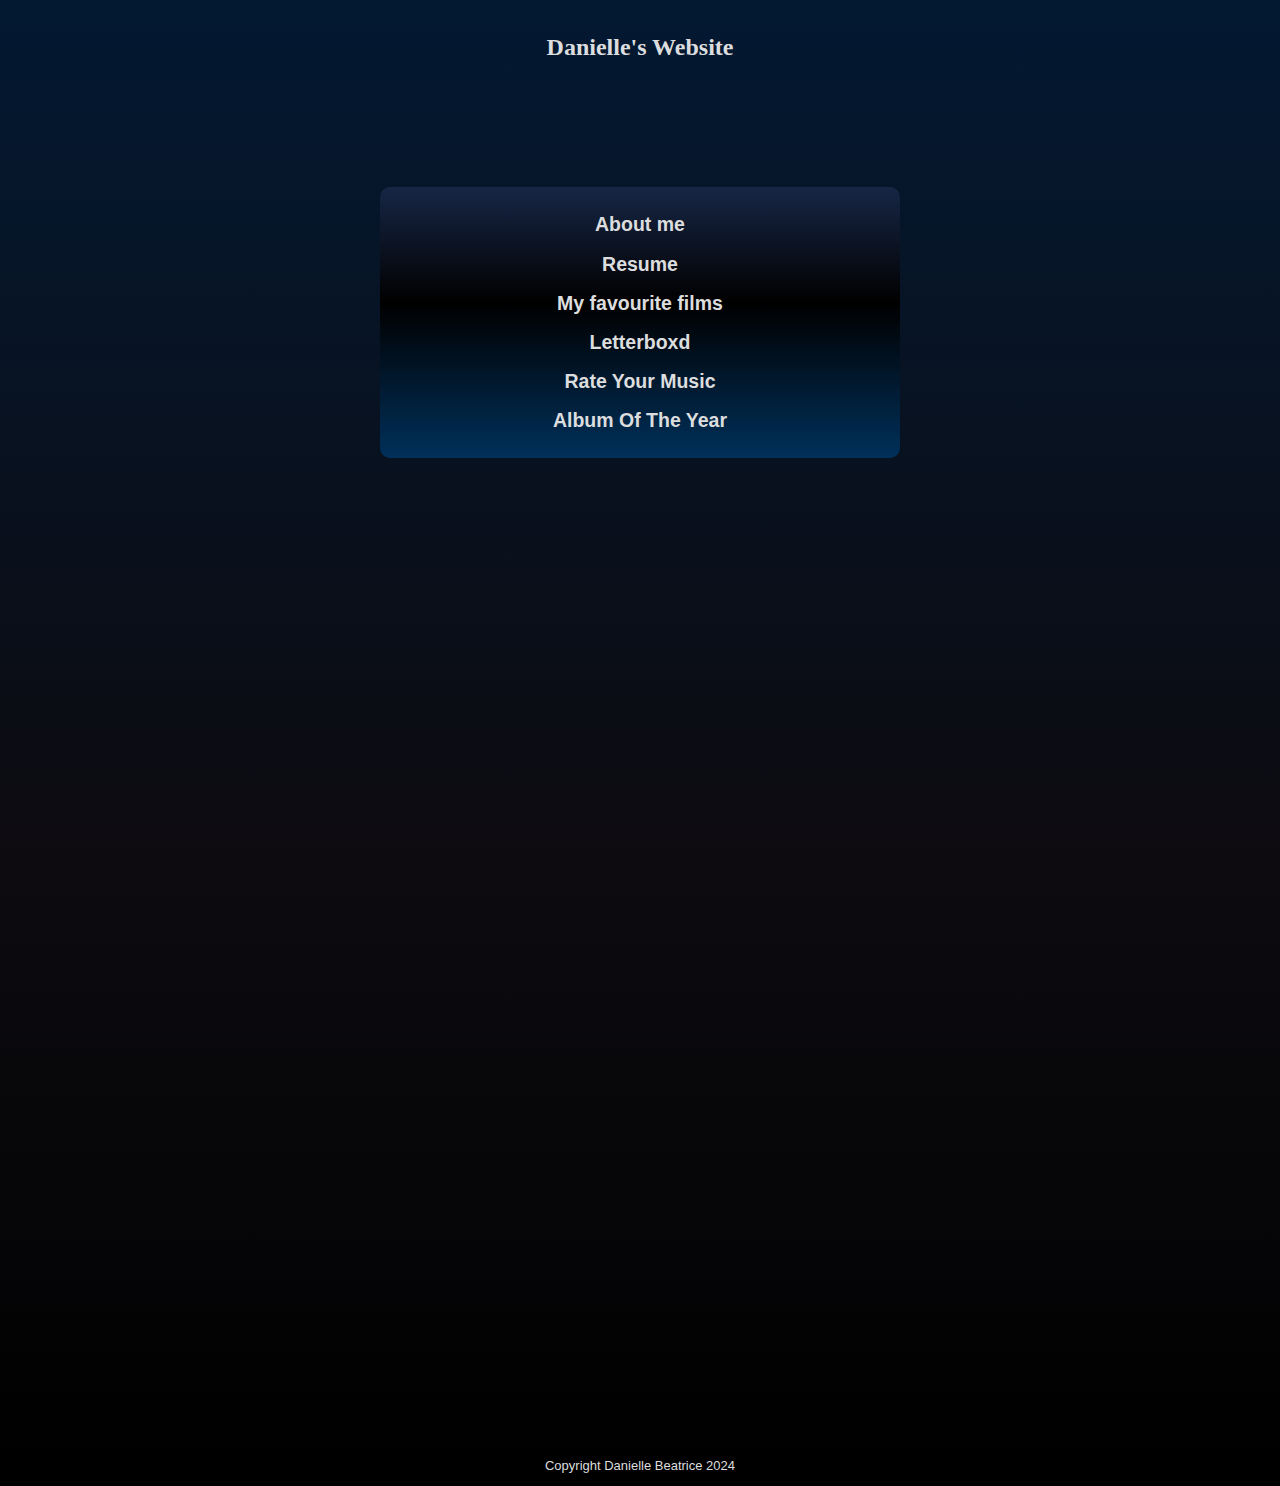
<file: index.html>
<!DOCTYPE html>
<html lang="en">
    <head>
        <meta charset="UTF-8">
        <meta name="viewport" content="width=device-width, initial-scale=1.0">
        <title>Danielle's website</title>
        <link rel="stylesheet" href="./style.css" />
    </head>

    <body>
        <header>
            <h1 class="center-text">Danielle's Website</h1>
        </header>
        <div value="2">
            <h2 class="center-text"><a draggable="true" href="./public/about.html">About me</a></li></h2>
            <h2 class="center-text"><a draggable="true" href="./public/resume.html">Resume</a></h2>
            <h2 class="center-text"><a draggable="true" href="./public/films.html">My favourite films</a></h2>
            <h2 class="center-text"><a draggable="true" href="https://www.letterboxd.com/daniellebea/">Letterboxd</a></h2>
            <h2 class="center-text"><a draggable="true" href="https://www.rateyourmusic.com/~daniellebeatrice">Rate Your Music</a></h2>
            <h2 class="center-text"><a draggable="true" href="https://www.albumoftheyear.org/user/danibeatrices/">Album Of The Year</a></h2>
        </div>
        <footer>
            <p>Copyright Danielle Beatrice 2024</p>
        </footer>
    </body>
</html>
</file>
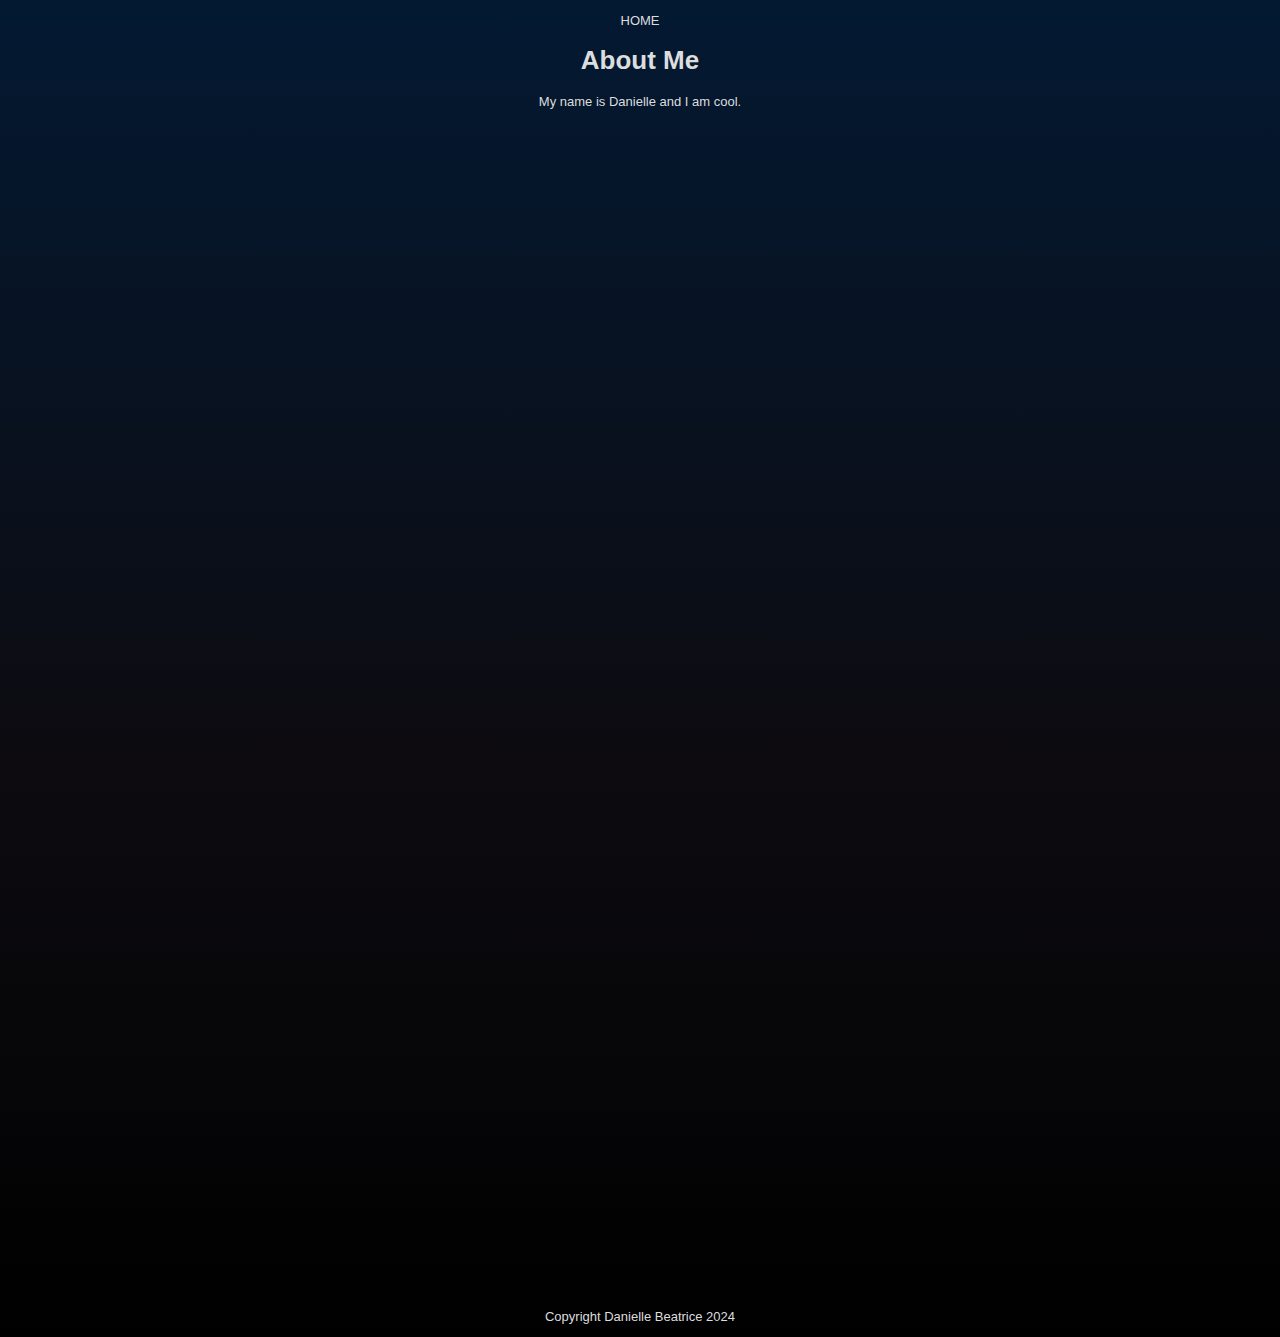
<file: public/about.html>
<!DOCTYPE html>
<html lang="en">
  <head>
    <meta charset="UTF-8">
    <meta name="viewport" content="width=device-width, initial-scale=1.0">
    <title>About Danielle</title>
    <link rel="stylesheet" href="../style.css" />
  </head>
  <body>
    <div class="center-text">
      <p><a draggable="true" href="../index.html">HOME</a></p>
      <h1>About Me</h1>
      <p>My name is Danielle and I am cool.</p>
    </div>
    <footer id="altfooter">
      <p>Copyright Danielle Beatrice 2024</p>
    </footer>
  </body>
</html>
</file>
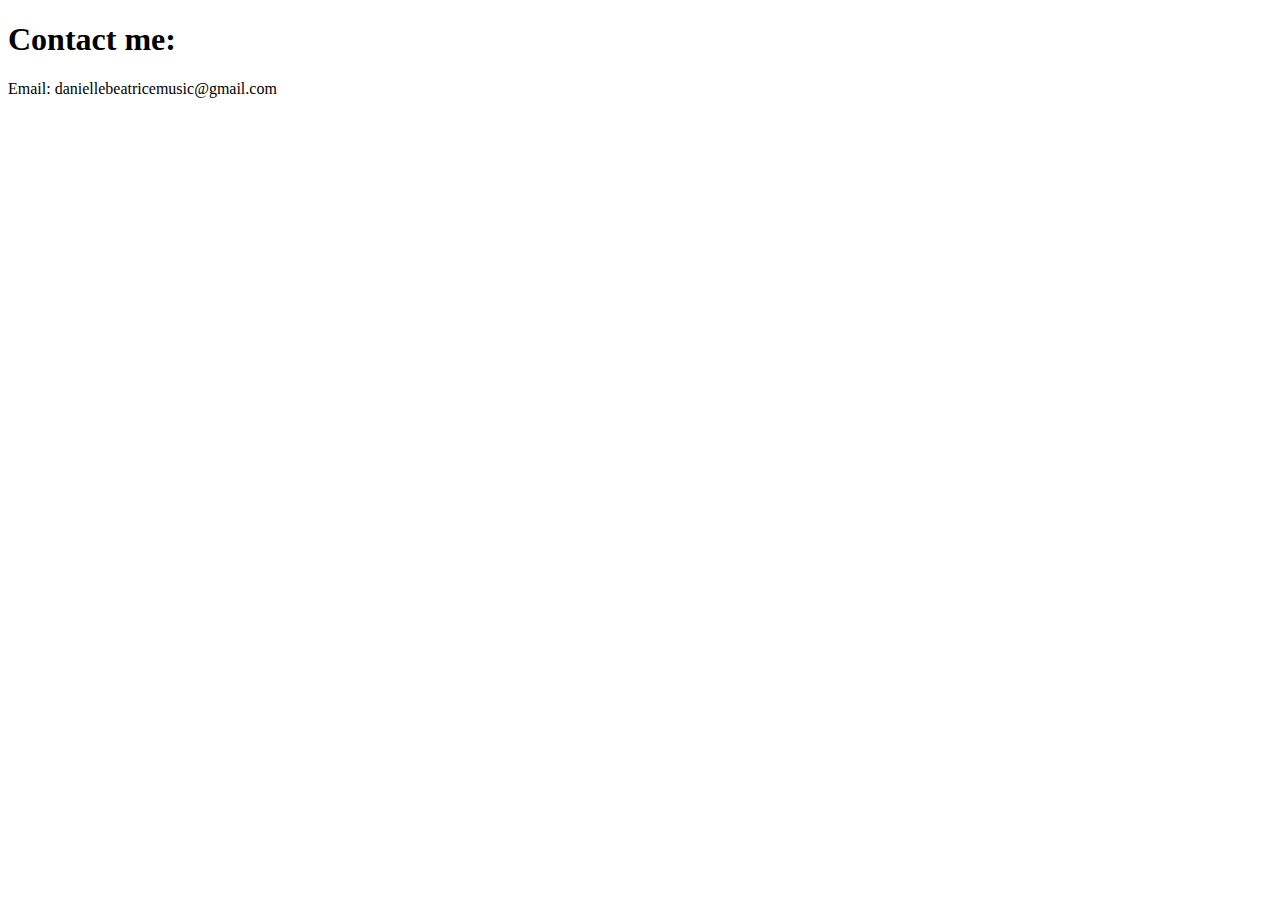
<file: public/contact.html>
<!DOCTYPE html>
<html lang="en">
<head>
    <meta charset="UTF-8">
    <meta name="viewport" content="width=device-width, initial-scale=1.0">
    <title>Contact me</title>
</head>
<body>
    <h1>Contact me:</h1>
    <p>Email: daniellebeatricemusic@gmail.com</p>    
</body>
</html>
</file>
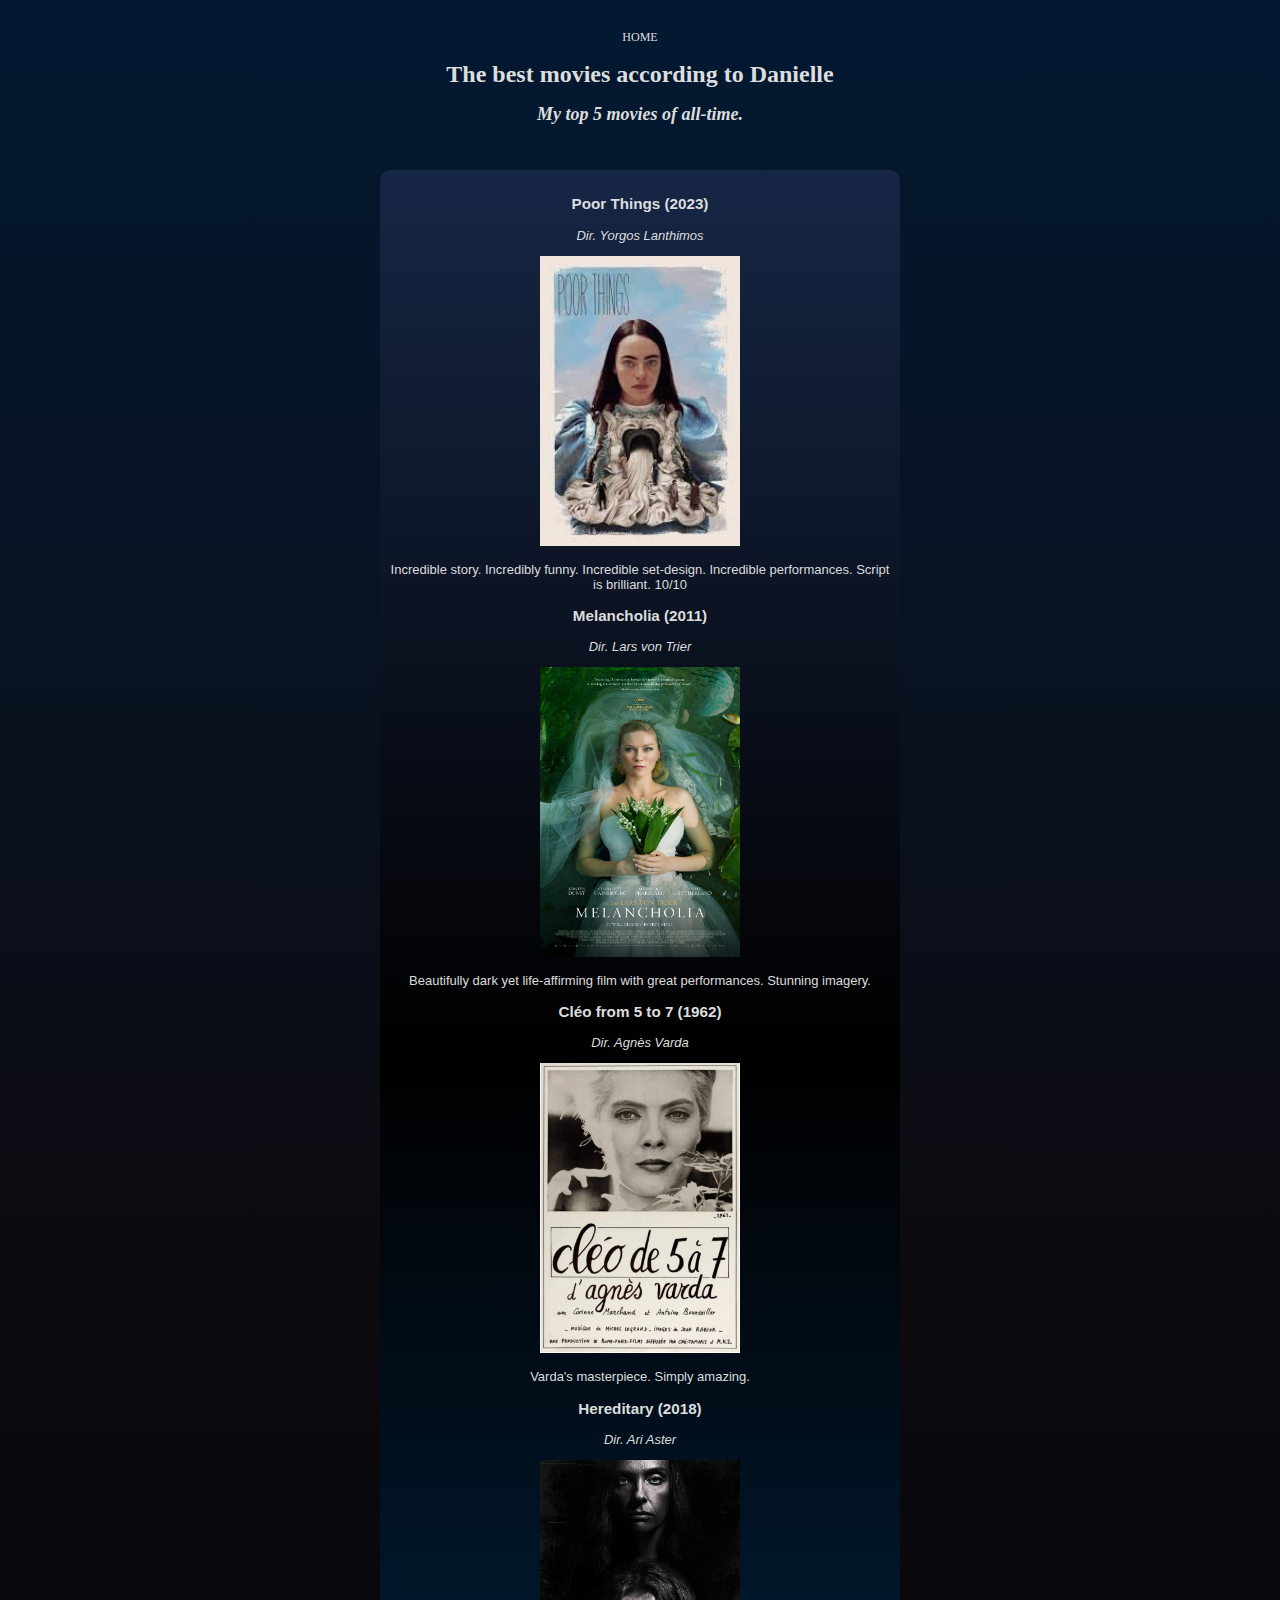
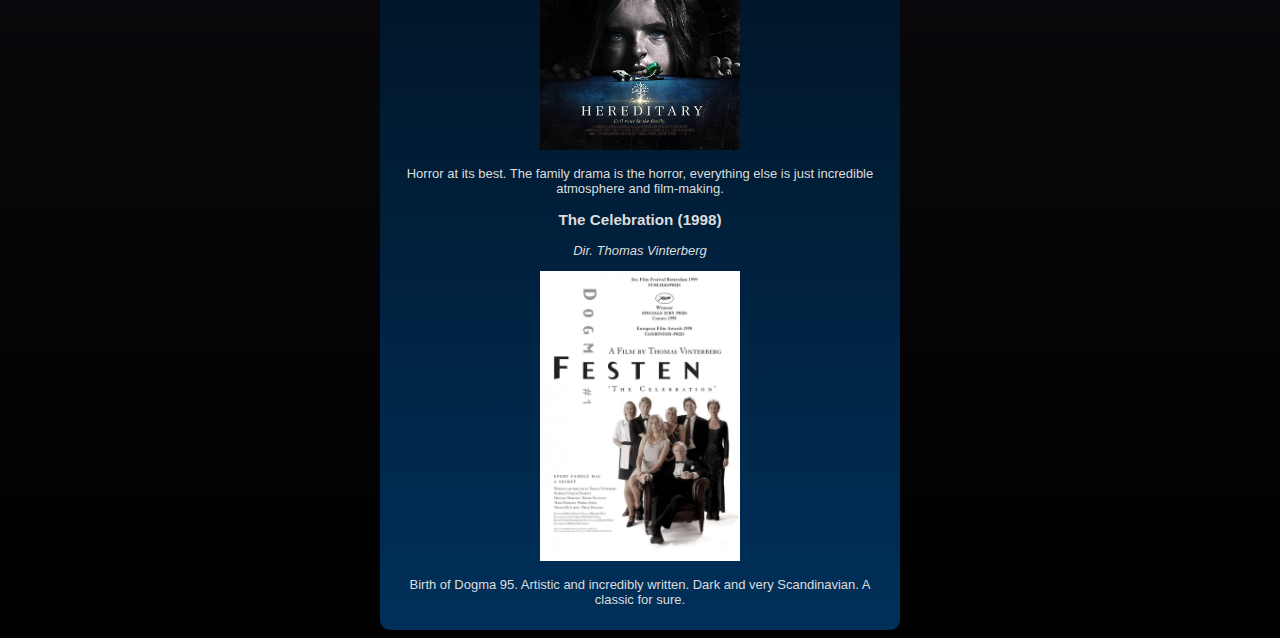
<file: public/films.html>
<!DOCTYPE html>
<html lang="en">
<head>
   <meta charset="UTF-8">
   <meta name="viewport" content="width=device-width, initial-scale=1.0">
   <title>Danielle's favourite films</title>
   <link rel="stylesheet" href="../style.css" />
</head>
<body>
   <header>
      <p><a draggable="true" href="../index.html">HOME</a></p>
      <h1 class="center-text" id="colored-titles">The best movies according to Danielle</h1>
      <h2 class="center-text" id="colored-paragraphs"><i>My top 5 movies of all-time.</i></h2>
   </header>

   <div class="center-text">

      <div id="movie">
         <h3 class="center-text"><a draggable="true" href="https://www.imdb.com/title/tt14230458/">Poor Things (2023)</a></h3>
         <p class="center-text" id="colored-paragraphs"><i>Dir. Yorgos Lanthimos</i></p>
         <img src="../assets/Poor_Things.jpeg" alt="Poor Things" width="200" height="290" />
         <p class="center-text" id="colored-paragraphs">Incredible story. Incredibly funny. Incredible set-design. Incredible performances. Script is brilliant. 10/10</p>


         <h3 class="center-text"><a draggable="true" href="https://www.imdb.com/title/tt1527186/">Melancholia (2011)</a></h3>
         <p class="center-text" id="colored-paragraphs"><i>Dir. Lars von Trier</i></p>
         <img src="../assets/Melancholia.jpg" alt="Melancholia" width="200" height="290" />
         <p class="center-text" id="colored-paragraphs">Beautifully dark yet life-affirming film with great performances. Stunning imagery.</p>

         <h3 class="center-text"><a draggable="true" href="https://www.imdb.com/title/tt0055852/">Cléo from 5 to 7 (1962)</a></h3>
         <p class="center-text" id="colored-paragraphs"><i>Dir. Agnès Varda</i></p>
         <img src="../assets/Cleo.jpg" alt="Cléo from 5 to 7" width="200" height="290" />
         <p class="center-text" id="colored-paragraphs">Varda's masterpiece. Simply amazing.</p>
      

         <h3 class="center-text"><a draggable="true" href="https://www.imdb.com/title/tt7784604/">Hereditary (2018)</a></h3>
         <p class="center-text" id="colored-paragraphs"><i>Dir. Ari Aster</i></p>
         <img src="../assets/Hereditary.jpg" alt="Hereditary" width="200" height="290" />
         <p class="center-text" id="colored-paragraphs">Horror at its best. The family drama is the horror, everything else is just incredible atmosphere and film-making.</p>

         <h3 class="center-text"><a draggable="true" href="https://www.imdb.com/title/tt0154420/">The Celebration (1998)</a></h3>
         <p class="center-text" id="colored-paragraphs"><i>Dir. Thomas Vinterberg</i></p>
         <img src="../assets/Festen.jpg" alt="The Celebration" width="200" height="290" />
         <p class="center-text" id="colored-paragraphs">Birth of Dogma 95. Artistic and incredibly written. Dark and very Scandinavian. A classic for sure.</p>
      </div>
   </div>
</body>
</html>
</file>
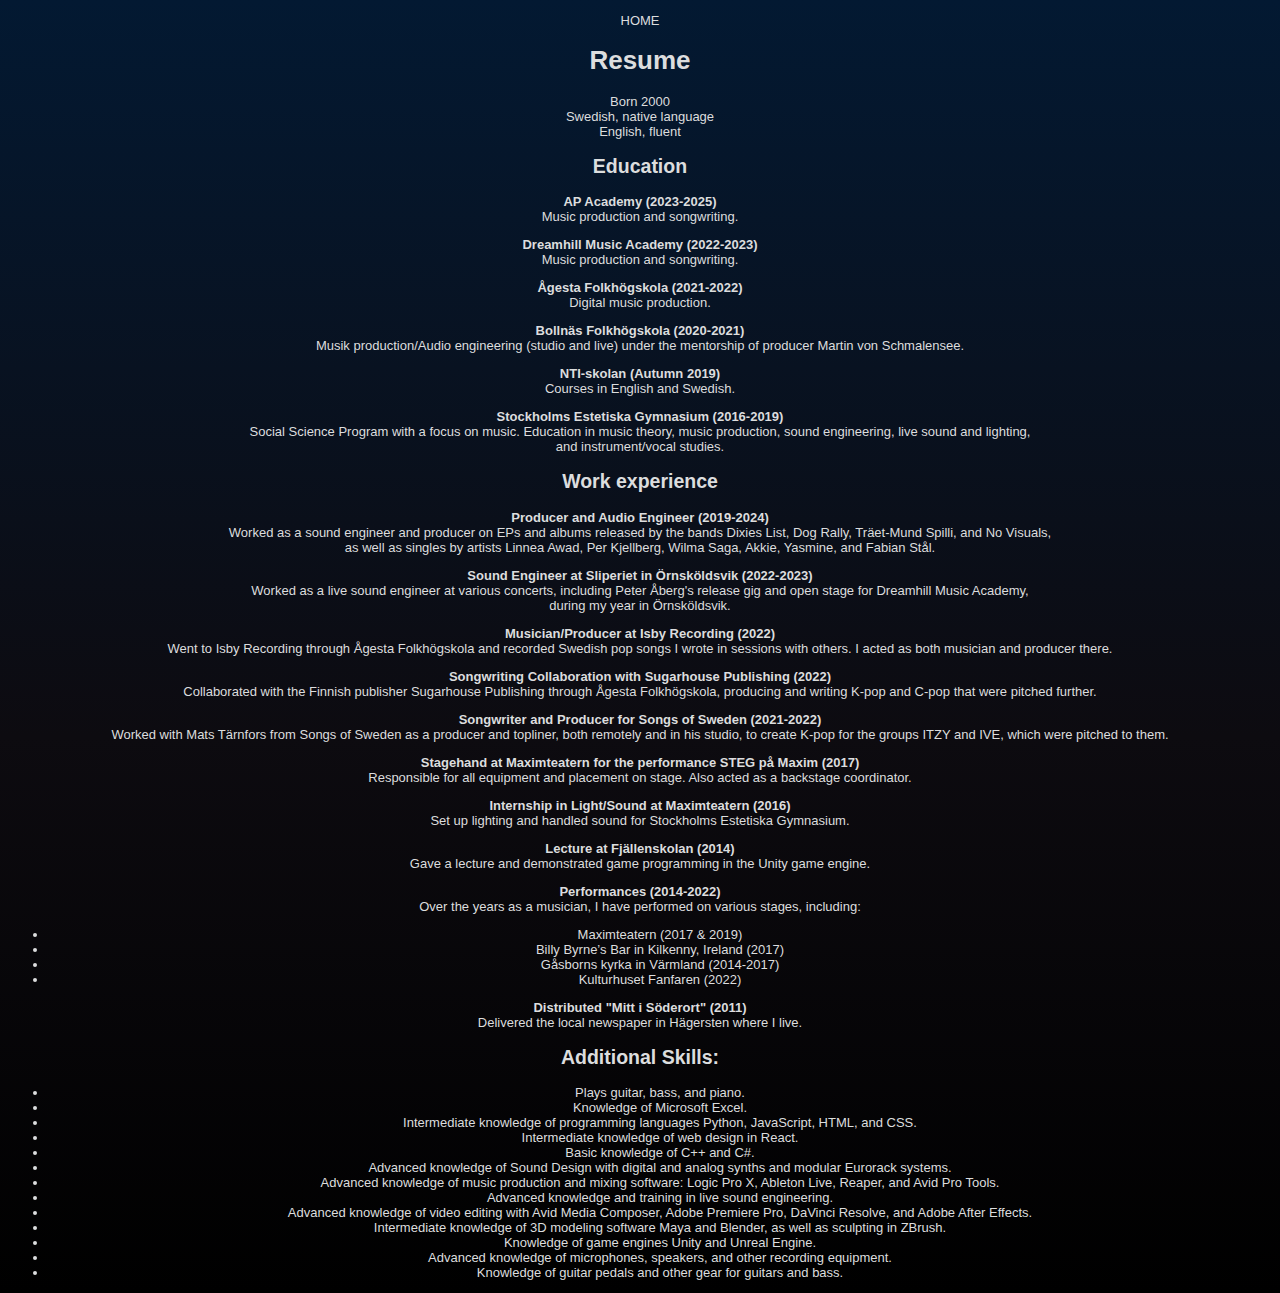
<file: public/resume.html>
<!DOCTYPE html>
<html lang="en">
<head>
    <meta charset="UTF-8">
    <meta name="viewport" content="width=device-width, initial-scale=1.0">
    <title>Resume</title>
    <link rel="stylesheet" href="../style.css" />
</head>
<body>
    <div class="center-text">
        <p><a draggable="true" href="../index.html">HOME</a></p>
        <h1>Resume</h1>

        <p>Born 2000<br />
        Swedish, native language<br />
        English, fluent</p>

        <h2>Education</h2>

        <p><b>AP Academy (2023-2025)</b><br /> 
        Music production and songwriting.</p>

        <p><b>Dreamhill Music Academy (2022-2023)</b><br />
        Music production and songwriting.</p>

        <p><b>Ågesta Folkhögskola (2021-2022)</b><br />
        Digital music production.</p>

        <p><b>Bollnäs Folkhögskola (2020-2021)</b><br />
        Musik production/Audio engineering (studio and live) under the mentorship of producer Martin von Schmalensee.</p>

        <p><b>NTI-skolan (Autumn 2019)</b><br />
        Courses in English and Swedish.</p>

        <p><b>Stockholms Estetiska Gymnasium (2016-2019)</b><br />
        Social Science Program with a focus on music. Education in music theory, 
        music production, sound engineering, live sound and lighting,<br /> 
        and instrument/vocal studies.</p>

        <h2>Work experience</h2>

        <p><b>Producer and Audio Engineer (2019-2024)</b><br />
        Worked as a sound engineer and producer on EPs and albums released by the bands 
        Dixies List, Dog Rally, Träet-Mund Spilli, and No Visuals,<br /> as well as 
        singles by artists Linnea Awad, Per Kjellberg, Wilma Saga, Akkie, Yasmine, and Fabian Stål.</p>

        <p><b>Sound Engineer at Sliperiet in Örnsköldsvik (2022-2023)</b><br />
        Worked as a live sound engineer at various concerts, including Peter Åberg's release gig 
        and open stage for Dreamhill Music Academy,<br /> during my year in Örnsköldsvik.</p>

        <p><b>Musician/Producer at Isby Recording (2022)</b><br />
        Went to Isby Recording through Ågesta Folkhögskola and recorded Swedish pop songs 
        I wrote in sessions with others. I acted as both musician and producer there.</p>

        <p><b>Songwriting Collaboration with Sugarhouse Publishing (2022)</b><br />
        Collaborated with the Finnish publisher Sugarhouse Publishing through Ågesta Folkhögskola, 
        producing and writing K-pop and C-pop that were pitched further.</p>

        <p><b>Songwriter and Producer for Songs of Sweden (2021-2022)</b><br />
        Worked with Mats Tärnfors from Songs of Sweden as a producer and topliner, 
        both remotely and in his studio, to create K-pop for the groups ITZY and IVE, 
        which were pitched to them.</p>

        <p><b>Stagehand at Maximteatern for the performance STEG på Maxim (2017)</b><br />
        Responsible for all equipment and placement on stage. Also acted as a backstage coordinator.</p>

        <p><b>Internship in Light/Sound at Maximteatern (2016)</b><br />
        Set up lighting and handled sound for Stockholms Estetiska Gymnasium.</p>

        <p><b>Lecture at Fjällenskolan (2014)</b><br />
        Gave a lecture and demonstrated game programming in the Unity game engine.</p>

        <p><b>Performances (2014-2022)</b><br />
        Over the years as a musician, I have performed on various stages, including:
        <ul>
        <li>Maximteatern (2017 & 2019)</li>
        <li>Billy Byrne’s Bar in Kilkenny, Ireland (2017)</li>
        <li>Gåsborns kyrka in Värmland (2014-2017)</li>
        <li>Kulturhuset Fanfaren (2022)</li>
        </ul></p>

        <p><b>Distributed "Mitt i Söderort" (2011)</b><br />
        Delivered the local newspaper in Hägersten where I live.</p>

        <h2>Additional Skills:</h2>
        <ul>
            <li>Plays guitar, bass, and piano.</li>
            <li>Knowledge of Microsoft Excel.</li>
            <li>Intermediate knowledge of programming languages Python, JavaScript, HTML, and CSS.</li>
            <li>Intermediate knowledge of web design in React.</li>
            <li>Basic knowledge of C++ and C#.</li>
            <li>Advanced knowledge of Sound Design with digital and analog synths and modular Eurorack systems.</li>
            <li>Advanced knowledge of music production and mixing software: Logic Pro X, Ableton Live, Reaper, and Avid Pro Tools.</li>
            <li>Advanced knowledge and training in live sound engineering.</li>
            <li>Advanced knowledge of video editing with Avid Media Composer, Adobe Premiere Pro, DaVinci Resolve, and Adobe After Effects.</li>
            <li>Intermediate knowledge of 3D modeling software Maya and Blender, as well as sculpting in ZBrush.</li>
            <li>Knowledge of game engines Unity and Unreal Engine.</li>
            <li>Advanced knowledge of microphones, speakers, and other recording equipment.</li>
            <li>Knowledge of guitar pedals and other gear for guitars and bass.</li>
        </ul>
    </div>
</body>
</html>
</file>
<file: style.css>
html {
    font-family: open sans, sans-serif;
    font-size: 13px;    
    background: linear-gradient(180deg, rgb(3, 25, 50) 0%, rgb(13, 11, 16) 57%,
    rgb(0, 0, 0) 100%, rgb(1, 1, 1) 100%);
    background-repeat: no-repeat;
    background-size: auto;
    color: #dcddde;
}

header {
    text-align: center;
    margin: auto;
    font-size: 12px;
    font-family: Trebuchet MS;
    padding: 10px;
}

#altheader {
    text-align: center;
    margin: auto;
    width: 500px;
    font-size: 12px;
    font-family: Trebuchet MS;
    font-variant: small-caps;
    background: linear-gradient(0deg, rgb(27, 27, 27) 0%, 
    rgb(44, 44, 44) 57%, rgb(73, 73, 73) 100%, rgb(2, 12, 28) 100%);
    padding: 10px;
    border-radius: 25px;
}

#altheader2 {
    text-align: center;
    margin: auto;
    width: 500px;
    font-size: 12px;
    font-family: Trebuchet MS;
    font-variant: small-caps;
    }

#italic {
    font-style: italic;
}

a:link {
    color: #dcddde;
    text-decoration: none;
  }

a:visited {
    color: #dcddde;
    text-decoration: none;
  } 

  a:hover {
    color: rgb(202, 39, 39);
    text-decoration: none;
  }

p[value="1"] {
    text-align: left;
}

.image-container {
    text-align: center;
}

.center-text {
    text-align: center;
}

#colored-titles {
    color:#dcddde;
}

#colored-paragraphs {
    color:#dcddde
}

.links {
    background: linear-gradient(0deg, rgba(7, 50, 83, 0.265) 0%, rgb(1, 0, 0) 57%, 
    rgb(0, 0, 0) 100%, rgb(6, 6, 6) 100%);
    margin: auto;
    padding-top: 2px;
    padding-bottom: 2px;
    width: 500px;
    border-radius: 10px;
}

#movie {
    text-align: center;
    margin: auto;
    width: 500px;
    padding: 10px;
    margin-top: 20px;
    background: rgb(0, 0, 0);
    background: linear-gradient(0deg, rgb(0, 48, 90) 0%, rgb(1, 0, 0) 57%, 
    rgb(22, 38, 69) 100%, rgb(6, 6, 6) 100%);
    border-radius: 10px;
}

#photos {
    margin: auto;
    padding-top: 30px;
    padding-bottom: 20px;
}

footer {
    margin-top: 1000px;
    text-align: center;
}

#altfooter {
    margin-top: 1200px;
}

div[value="2"] {
    text-align: center;
    margin: auto;
    width: 500px;
    padding: 10px;
    margin-top: 100px;
    background: rgb(0, 0, 0);
    background: linear-gradient(0deg, rgb(0, 48, 90) 0%, rgb(1, 0, 0) 57%, 
    rgb(22, 38, 69) 100%, rgb(6, 6, 6) 100%);
    border-radius: 10px;
}
</file>
